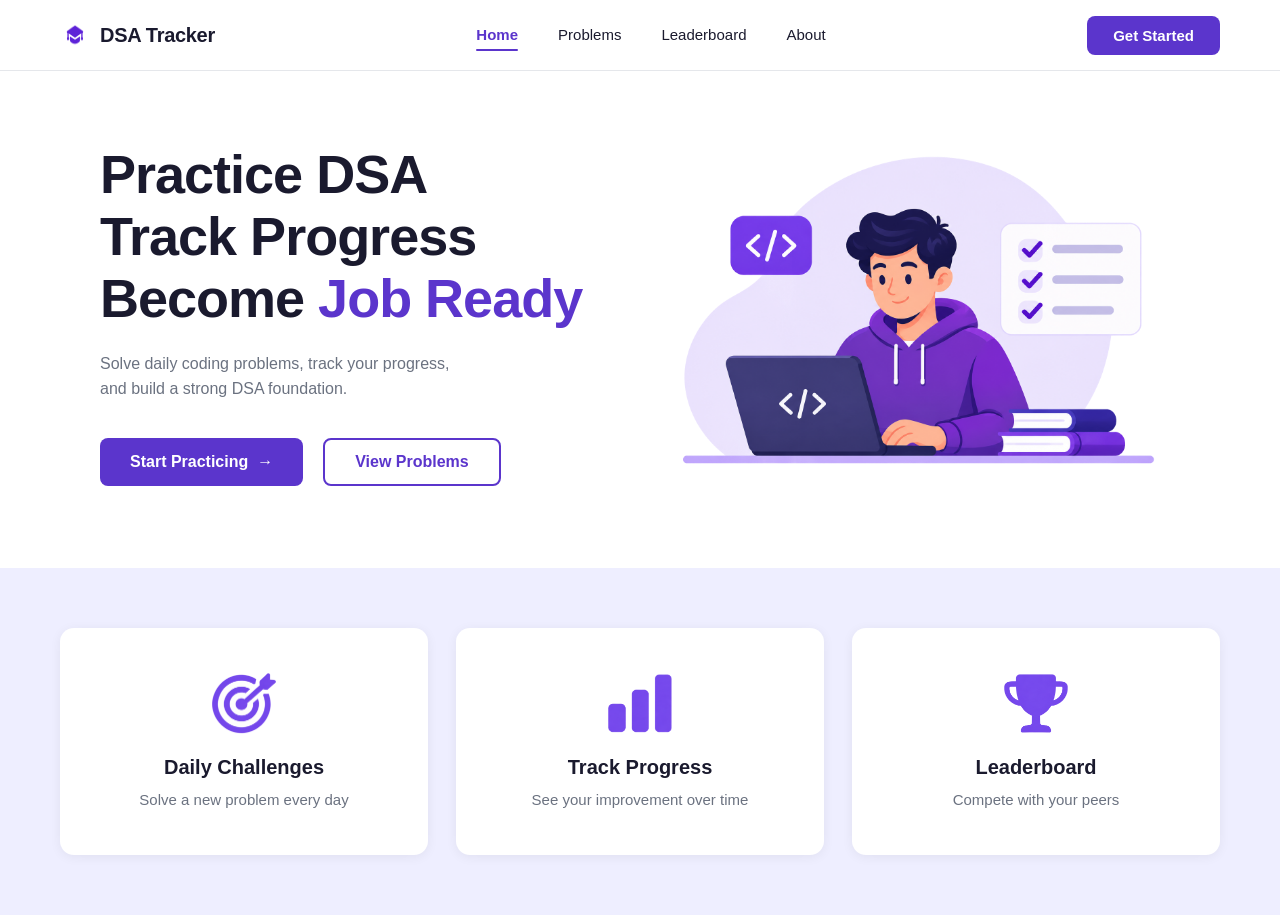
<file: Students Submission/2601049_Madhav_Dhobley/Task 1/index.html>
<!DOCTYPE html>
<html lang="en">
<head>
  <title>DSA Tracker</title>
  <link rel="stylesheet" href="style.css" />
</head>
<body>

  <nav class="navbar">
    <div class="nav-container">
      <div class="logo">
        <img src="Assets/04.png" alt="logo" class="logo-icon" />
        <span class="logo-text">DSA Tracker</span>
      </div>

      <ul class="nav-links">
        <li><a href="#" class="nav-link active">Home</a></li>
        <li><a href="#" class="nav-link">Problems</a></li>
        <li><a href="#" class="nav-link">Leaderboard</a></li>
        <li><a href="#" class="nav-link">About</a></li>
      </ul>

      <button class="btn-get-started">Get Started</button>
    </div>
  </nav>

  <section class="hero">
    <div class="hero-content">
      <h1 class="hero-heading">
        Practice DSA<br>
        Track Progress<br>
        Become <span class="highlight">Job Ready</span>
      </h1>
      <p class="hero-subtext">
        Solve daily coding problems, track your progress,<br>
        and build a strong DSA foundation.
      </p>
      <div class="hero-buttons">
        <button class="btn-primary">Start Practicing &nbsp;&#8594;</button>
        <button class="btn-outline">View Problems</button>
      </div>
    </div>
    <div class="hero-image">
      <img src="Assets/05.png" alt="Student coding illustration" />
    </div>
  </section>

  <section class="features">
    <div class="features-container">

      <div class="feature-card">
        <img src="Assets/03.png" alt="Daily Challenges" class="feature-icon" />
        <h3 class="feature-title">Daily Challenges</h3>
        <p class="feature-desc">Solve a new problem every day</p>
      </div>

      <div class="feature-card">
        <img src="Assets/02.png" alt="Track Progress" class="feature-icon" />
        <h3 class="feature-title">Track Progress</h3>
        <p class="feature-desc">See your improvement over time</p>
      </div>

      <div class="feature-card">
        <img src="Assets/01.png" alt="Leaderboard" class="feature-icon" />
        <h3 class="feature-title">Leaderboard</h3>
        <p class="feature-desc">Compete with your peers</p>
      </div>

    </div>
  </section>

</body>
</html>
</file>
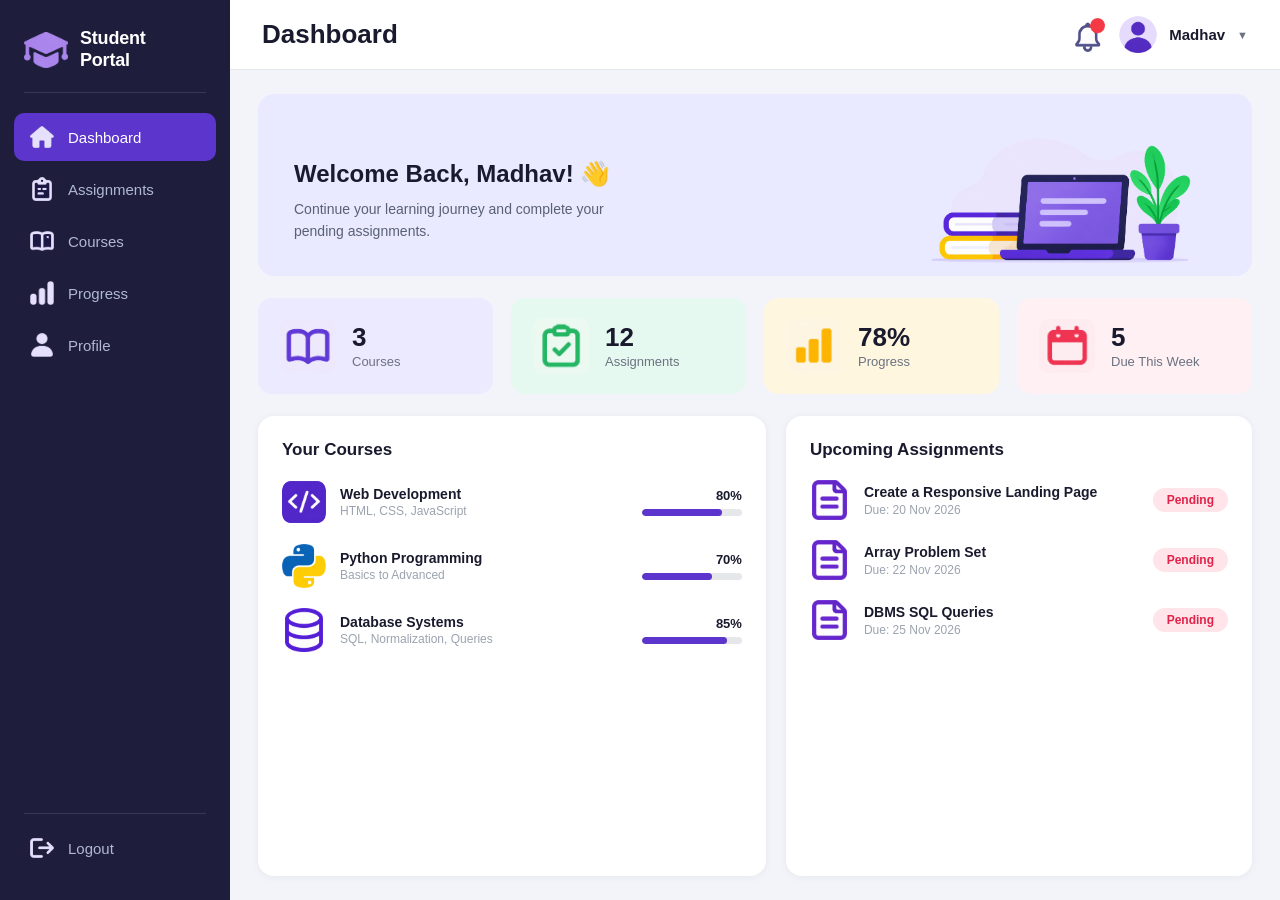
<file: Students Submission/2601049_Madhav_Dhobley/Task 2/index.html>
<!DOCTYPE html>
<html lang="en">
<head>
  <title>Student Portal</title>
  <link rel="stylesheet" href="style.css" />
</head>
<body>

  <div class="layout">


    <div class="sidebar">
      <div class="sidebar-logo">
        <img src="Assets/17.png" alt="logo" class="sidebar-logo-icon" />
        <span class="sidebar-logo-text">Student<br>Portal</span>
      </div>

      <hr class="sidebar-divider" />

      <nav class="sidebar-nav">
        <a href="#" class="nav-item active">
          <img src="Assets/13.png" alt="Dashboard" class="nav-icon" />
          <span>Dashboard</span>
        </a>
        <a href="#" class="nav-item">
          <img src="Assets/12.png" alt="Assignments" class="nav-icon" />
          <span>Assignments</span>
        </a>
        <a href="#" class="nav-item">
          <img src="Assets/11.png" alt="Courses" class="nav-icon" />
          <span>Courses</span>
        </a>
        <a href="#" class="nav-item">
          <img src="Assets/10.png" alt="Progress" class="nav-icon" />
          <span>Progress</span>
        </a>
        <a href="#" class="nav-item">
          <img src="Assets/09.png" alt="Profile" class="nav-icon" />
          <span>Profile</span>
        </a>
      </nav>

      <hr class="sidebar-divider sidebar-divider-bottom" />

      <a href="#" class="nav-item logout-item">
        <img src="Assets/08.png" alt="Logout" class="nav-icon" />
        <span>Logout</span>
      </a>
    </div>

    <div class="main">

      <header class="topbar">
        <h1 class="topbar-title">Dashboard</h1>
        <div class="topbar-right">
          <img src="Assets/16.png" alt="Notifications" class="topbar-bell" />
          <img src="Assets/15.png" alt="User" class="topbar-avatar" />
          <span class="topbar-username">Madhav</span>
          <span class="topbar-chevron">&#9660;</span>
        </div>
      </header>

      <div class="content">

        <div class="welcome-banner">
          <div class="welcome-text">
            <h2 class="welcome-heading">Welcome Back, Madhav! &#128075;</h2>
            <p class="welcome-sub">Continue your learning journey and complete your<br>pending assignments.</p>
          </div>
          <div class="welcome-illustration">
            <img src="Assets/18.png" alt="Illustration" />
          </div>
        </div>

        <div class="stats-row">
          <div class="stat-card stat-purple">
            <img src="Assets/04.png" alt="Courses" class="stat-icon" />
            <div class="stat-info">
              <span class="stat-number">3</span>
              <span class="stat-label">Courses</span>
            </div>
          </div>
          <div class="stat-card stat-green">
            <img src="Assets/03.png" alt="Assignments" class="stat-icon" />
            <div class="stat-info">
              <span class="stat-number">12</span>
              <span class="stat-label">Assignments</span>
            </div>
          </div>
          <div class="stat-card stat-yellow">
            <img src="Assets/02.png" alt="Progress" class="stat-icon" />
            <div class="stat-info">
              <span class="stat-number">78%</span>
              <span class="stat-label">Progress</span>
            </div>
          </div>
          <div class="stat-card stat-red">
            <img src="Assets/01.png" alt="Due" class="stat-icon" />
            <div class="stat-info">
              <span class="stat-number">5</span>
              <span class="stat-label">Due This Week</span>
            </div>
          </div>
        </div>

        <div class="bottom-row">

          <div class="panel courses-panel">
            <h3 class="panel-title">Your Courses</h3>
            <div class="course-item">
              <img src="Assets/07.png" alt="Web Dev" class="course-icon" />
              <div class="course-info">
                <span class="course-name">Web Development</span>
                <span class="course-sub">HTML, CSS, JavaScript</span>
              </div>
              <div class="course-progress">
                <span class="course-pct">80%</span>
                <div class="progress-bar-track">
                  <div class="progress-bar-fill" style="width: 80%"></div>
                </div>
              </div>
            </div>
            <div class="course-item">
              <img src="Assets/06.png" alt="Python" class="course-icon" />
              <div class="course-info">
                <span class="course-name">Python Programming</span>
                <span class="course-sub">Basics to Advanced</span>
              </div>
              <div class="course-progress">
                <span class="course-pct">70%</span>
                <div class="progress-bar-track">
                  <div class="progress-bar-fill" style="width: 70%"></div>
                </div>
              </div>
            </div>
            <div class="course-item">
              <img src="Assets/05.png" alt="Database" class="course-icon" />
              <div class="course-info">
                <span class="course-name">Database Systems</span>
                <span class="course-sub">SQL, Normalization, Queries</span>
              </div>
              <div class="course-progress">
                <span class="course-pct">85%</span>
                <div class="progress-bar-track">
                  <div class="progress-bar-fill" style="width: 85%"></div>
                </div>
              </div>
            </div>
          </div>

          <div class="panel assignments-panel">
            <h3 class="panel-title">Upcoming Assignments</h3>
            <div class="assignment-item">
              <img src="Assets/14.png" alt="Assignment" class="assignment-icon" />
              <div class="assignment-info">
                <span class="assignment-name">Create a Responsive Landing Page</span>
                <span class="assignment-due">Due: 20 Nov 2026</span>
              </div>
              <span class="badge-pending">Pending</span>
            </div>
            <div class="assignment-item">
              <img src="Assets/14.png" alt="Assignment" class="assignment-icon" />
              <div class="assignment-info">
                <span class="assignment-name">Array Problem Set</span>
                <span class="assignment-due">Due: 22 Nov 2026</span>
              </div>
              <span class="badge-pending">Pending</span>
            </div>
            <div class="assignment-item">
              <img src="Assets/14.png" alt="Assignment" class="assignment-icon" />
              <div class="assignment-info">
                <span class="assignment-name">DBMS SQL Queries</span>
                <span class="assignment-due">Due: 25 Nov 2026</span>
              </div>
              <span class="badge-pending">Pending</span>
            </div>
          </div>

        </div>

      </div>
    </div>
  </div>

</body>
</html>
</file>
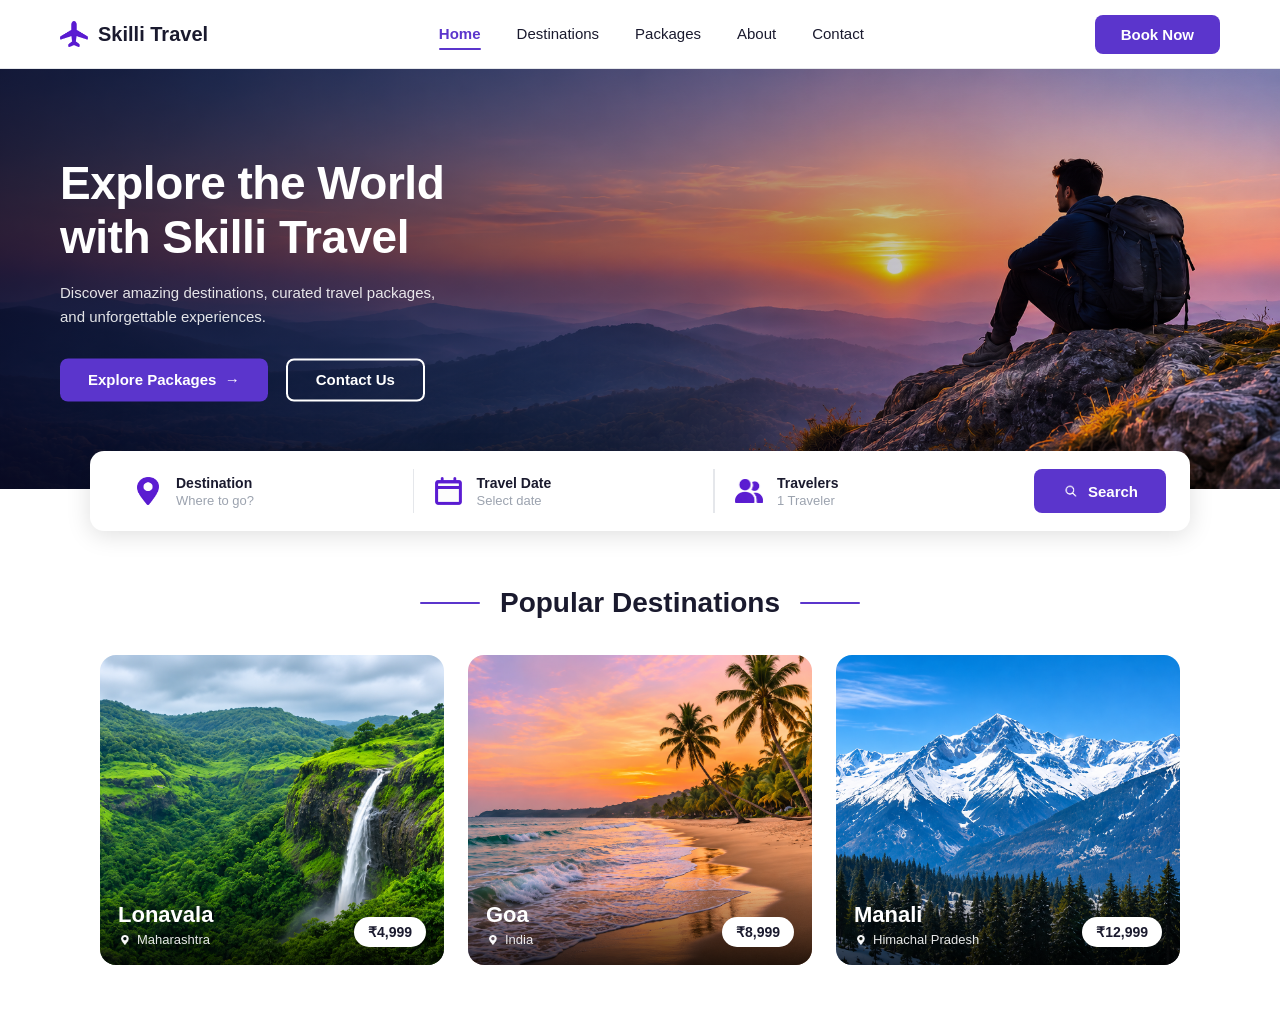
<file: Students Submission/2601049_Madhav_Dhobley/Task 3/index.html>
<!DOCTYPE html>
<html lang="en">
<head>
  <meta charset="UTF-8" />
  <meta name="viewport" content="width=device-width, initial-scale=1.0" />
  <title>Skilli Travel</title>
  <link rel="stylesheet" href="style.css" />
</head>
<body>

  <!-- navbar -->
  <div class="navbar">
    <div class="nav-inner">
      <div class="logo">
        <img src="Assets/04.png" alt="plane" class="logo-icon" />
        <span class="logo-text">Skilli Travel</span>
      </div>
      <ul class="nav-links">
        <li><a href="#" class="nav-link active">Home</a></li>
        <li><a href="#" class="nav-link">Destinations</a></li>
        <li><a href="#" class="nav-link">Packages</a></li>
        <li><a href="#" class="nav-link">About</a></li>
        <li><a href="#" class="nav-link">Contact</a></li>
      </ul>
      <button class="btn-book">Book Now</button>
    </div>
  </div>

  <!-- hero -->
  <div class="hero">
    <img src="Assets/07.png" alt="hero" class="hero-bg" />
    <div class="hero-overlay"></div>
    <div class="hero-content">
      <h1 class="hero-heading">Explore the World<br>with Skilli Travel</h1>
      <p class="hero-sub">Discover amazing destinations, curated travel packages,<br>and unforgettable experiences.</p>
      <div class="hero-buttons">
        <button class="btn-primary">Explore Packages &nbsp;&rarr;</button>
        <button class="btn-outline-white">Contact Us</button>
      </div>
    </div>
  </div>

  <!-- searchbar -->
  <div class="search-bar-wrap">
    <div class="search-bar">
      <div class="search-field">
        <img src="Assets/03.png" alt="pin" class="search-field-icon" />
        <div class="search-field-text">
          <span class="search-label">Destination</span>
          <span class="search-placeholder">Where to go?</span>
        </div>
      </div>
      <div class="search-divider"></div>
      <div class="search-field">
        <img src="Assets/02.png" alt="calendar" class="search-field-icon" />
        <div class="search-field-text">
          <span class="search-label">Travel Date</span>
          <span class="search-placeholder">Select date</span>
        </div>
      </div>
      <div class="search-divider"></div>
      <div class="search-field">
        <img src="Assets/01.png" alt="travelers" class="search-field-icon" />
        <div class="search-field-text">
          <span class="search-label">Travelers</span>
          <span class="search-placeholder">1 Traveler</span>
        </div>
      </div>
      <button class="btn-search">
        <img src="Assets/05.png" alt="search" class="search-btn-icon" />
        Search
      </button>
    </div>
  </div>

  <!--popul dest -->
  <div class="destinations">
    <h2 class="dest-heading">
      <span class="dest-line"></span>
      Popular Destinations
      <span class="dest-line"></span>
    </h2>
    <div class="dest-cards">

      <div class="dest-card">
        <img src="Assets/08.png" alt="Lonavala" class="dest-img" />
        <div class="dest-overlay">
          <div class="dest-info">
            <span class="dest-name">Lonavala</span>
            <span class="dest-loc">
              <img src="Assets/06.png" alt="pin" class="dest-pin" />
              Maharashtra
            </span>
          </div>
          <span class="dest-price">&#8377;4,999</span>
        </div>
      </div>

      <div class="dest-card">
        <img src="Assets/10.png" alt="Goa" class="dest-img" />
        <div class="dest-overlay">
          <div class="dest-info">
            <span class="dest-name">Goa</span>
            <span class="dest-loc">
              <img src="Assets/06.png" alt="pin" class="dest-pin" />
              India
            </span>
          </div>
          <span class="dest-price">&#8377;8,999</span>
        </div>
      </div>

      <div class="dest-card">
        <img src="Assets/09.png" alt="Manali" class="dest-img" />
        <div class="dest-overlay">
          <div class="dest-info">
            <span class="dest-name">Manali</span>
            <span class="dest-loc">
              <img src="Assets/06.png" alt="pin" class="dest-pin" />
              Himachal Pradesh
            </span>
          </div>
          <span class="dest-price">&#8377;12,999</span>
        </div>
      </div>

    </div>
  </div>

</body>
</html>
</file>
<file: Students Submission/2601049_Madhav_Dhobley/Task 1/style.css>
* {
  margin: 0;
  padding: 0;
  box-sizing: border-box;
}

body {
  font-family: 'Segoe UI', Arial, sans-serif;
  background-color: #ffffff;
  color: #1a1a2e;
}
.navbar {
  width: 100%;
  background-color: #ffffff;
  border-bottom: 1.5px solid #e5e7eb;
  padding: 0 60px;
}

.nav-container {
  display: flex;
  align-items: center;
  justify-content: space-between;
  max-width: 1200px;
  margin: 0 auto;
  height: 70px;
}

.logo {
  display: flex;
  align-items: center;
  gap: 10px;
  text-decoration: none;
}

.logo-icon {
  width: 30px;
  height: 30px;
  flex-shrink: 0;
  mix-blend-mode: multiply;
}

.logo-text {
  font-size: 20px;
  font-weight: 800;
  color: #1a1a2e;
  letter-spacing: -0.3px;
}

.nav-links {
  display: flex;
  align-items: center;
  gap: 40px;
  list-style: none;
  margin: 0;
  padding: 0;
}

.nav-link {
  text-decoration: none;
  font-size: 15px;
  font-weight: 500;
  color: #1a1a2e;
  padding-bottom: 4px;
  position: relative;
}

.nav-link.active {
  color: #5B35CC;
  font-weight: 600;
}

.nav-link.active::after {
  content: '';
  position: absolute;
  bottom: -4px;
  left: 0;
  width: 100%;
  height: 2.5px;
  background-color: #5B35CC;
  border-radius: 2px;
}

.btn-get-started {
  background-color: #5B35CC;
  color: #ffffff;
  border: none;
  padding: 11px 26px;
  border-radius: 8px;
  font-size: 15px;
  font-weight: 600;
  cursor: pointer;
}

.hero {
  display: flex;
  align-items: center;
  justify-content: space-between;
  max-width: 1200px;
  margin: 0 auto;
  padding: 70px 60px 80px 60px;
  gap: 40px;
}

.hero-content {
  flex: 1;
  max-width: 530px;
}

.hero-heading {
  font-size: 54px;
  font-weight: 800;
  line-height: 1.15;
  color: #1a1a2e;
  margin-bottom: 22px;
  letter-spacing: -1px;
}

.highlight {
  color: #5B35CC;
}

.hero-subtext {
  font-size: 16px;
  color: #6b7280;
  line-height: 1.6;
  margin-bottom: 36px;
}

.hero-buttons {
  display: flex;
  align-items: center;
  gap: 20px;
}

.btn-primary {
  background-color: #5B35CC;
  color: #ffffff;
  border: none;
  padding: 15px 30px;
  border-radius: 8px;
  font-size: 16px;
  font-weight: 600;
  cursor: pointer;
}

.btn-outline {
  background-color: transparent;
  color: #5B35CC;
  border: 2px solid #5B35CC;
  padding: 13px 30px;
  border-radius: 8px;
  font-size: 16px;
  font-weight: 600;
  cursor: pointer;
}

.hero-image {
  flex: 1;
  display: flex;
  justify-content: center;
  align-items: center;
}

.hero-image img {
  width: 100%;
  max-width: 540px;
  height: auto;
  display: block;
}

.features {
  background-color: #eeeeff;
  padding: 60px 60px;
}

.features-container {
  display: flex;
  align-items: stretch;
  justify-content: center;
  gap: 28px;
  max-width: 1200px;
  margin: 0 auto;
}

.feature-card {
  background-color: #ffffff;
  border-radius: 14px;
  padding: 44px 36px;
  flex: 1;
  display: flex;
  flex-direction: column;
  align-items: center;
  text-align: center;
  box-shadow: 0 2px 12px rgba(0, 0, 0, 0.06);
}

.feature-icon {
  width: 64px;
  height: 64px;
  object-fit: contain;
  margin-bottom: 20px;
}

.feature-title {
  font-size: 20px;
  font-weight: 800;
  color: #1a1a2e;
  margin-bottom: 10px;
}

.feature-desc {
  font-size: 15px;
  color: #6b7280;
  line-height: 1.5;
}
</file>
<file: Students Submission/2601049_Madhav_Dhobley/Task 2/style.css>
* {
  margin: 0;
  padding: 0;
  box-sizing: border-box;
}

body {
  font-family: 'Segoe UI', Arial, sans-serif;
  background-color: #F3F4FA;
  color: #1a1a2e;
  height: 100vh;
  overflow: hidden;
}

/*  layout  */
.layout {
  display: flex;
  height: 100vh;
  width: 100vw;
}

/*  sidebar  */
.sidebar {
  width: 230px;
  min-width: 230px;
  background-color: #1E1D3B;
  display: flex;
  flex-direction: column;
  padding: 28px 0 20px 0;
  height: 100vh;
  overflow: hidden;
}

.sidebar-logo {
  display: flex;
  align-items: center;
  gap: 12px;
  padding: 0 24px 20px 24px;
}

.sidebar-logo-icon {
  width: 44px;
  height: 44px;
  object-fit: contain;
  flex-shrink: 0;
}

.sidebar-logo-text {
  color: #ffffff;
  font-size: 18px;
  font-weight: 800;
  line-height: 1.2;
  letter-spacing: -0.2px;
}

.sidebar-divider {
  border: none;
  border-top: 1px solid rgba(255, 255, 255, 0.12);
  margin: 0 24px 20px 24px;
}

.sidebar-divider-bottom {
  margin-top: auto;
  margin-bottom: 10px;
}

.sidebar-nav {
  display: flex;
  flex-direction: column;
  gap: 4px;
  padding: 0 14px;
  flex: 1;
}

.nav-item {
  display: flex;
  align-items: center;
  gap: 14px;
  padding: 12px 16px;
  border-radius: 10px;
  text-decoration: none;
  color: #b0b8d4;
  font-size: 15px;
  font-weight: 500;
  transition: background 0.15s;
}

.nav-item.active {
  background-color: #5B35CC;
  color: #ffffff;
}

.nav-icon {
  width: 24px;
  height: 24px;
  object-fit: contain;
  flex-shrink: 0;
}

.logout-item {
  margin: 0 14px 8px 14px;
  color: #b0b8d4;
  font-size: 15px;
  font-weight: 500;
}

/*  main area  */
.main {
  flex: 1;
  display: flex;
  flex-direction: column;
  overflow: hidden;
}

/*  topbar*/
.topbar {
  background-color: #ffffff;
  display: flex;
  align-items: center;
  justify-content: space-between;
  padding: 0 32px;
  height: 70px;
  border-bottom: 1px solid #e5e7eb;
  flex-shrink: 0;
}

.topbar-title {
  font-size: 26px;
  font-weight: 800;
  color: #1a1a2e;
}

.topbar-right {
  display: flex;
  align-items: center;
  gap: 12px;
}

.topbar-bell {
  width: 34px;
  height: 34px;
  object-fit: contain;
}

.topbar-avatar {
  width: 38px;
  height: 38px;
  object-fit: contain;
  border-radius: 50%;
}

.topbar-username {
  font-size: 15px;
  font-weight: 600;
  color: #1a1a2e;
}

.topbar-chevron {
  font-size: 11px;
  color: #6b7280;
}

/*  content  */
.content {
  flex: 1;
  overflow-y: auto;
  padding: 24px 28px;
  display: flex;
  flex-direction: column;
  gap: 22px;
}

/*  wlc banner  */
.welcome-banner {
  background-color: #E9EAFF;
  border-radius: 16px;
  display: flex;
  align-items: center;
  justify-content: space-between;
  padding: 32px 36px 0 36px;
  overflow: hidden;
  min-height: 170px;
}

.welcome-text {
  flex: 1;
}

.welcome-heading {
  font-size: 24px;
  font-weight: 800;
  color: #1a1a2e;
  margin-bottom: 10px;
}

.welcome-sub {
  font-size: 14px;
  color: #5a6075;
  line-height: 1.6;
}

.welcome-illustration {
  width: 300px;
  flex-shrink: 0;
  display: flex;
  align-items: flex-end;
  justify-content: flex-end;
}

.welcome-illustration img {
  width: 100%;
  max-width: 300px;
  display: block;
  object-fit: contain;
}

/*  statcardS  */
.stats-row {
  display: flex;
  gap: 18px;
}

.stat-card {
  flex: 1;
  display: flex;
  align-items: center;
  gap: 16px;
  padding: 20px 22px;
  border-radius: 14px;
}

.stat-purple { background-color: #ECEAFF; }
.stat-green  { background-color: #E6F9F0; }
.stat-yellow { background-color: #FFF6E0; }
.stat-red    { background-color: #FFF0F3; }

.stat-icon {
  width: 56px;
  height: 56px;
  object-fit: contain;
  flex-shrink: 0;
}

.stat-info {
  display: flex;
  flex-direction: column;
}

.stat-number {
  font-size: 26px;
  font-weight: 800;
  color: #1a1a2e;
  line-height: 1.1;
}

.stat-label {
  font-size: 13px;
  color: #6b7280;
  margin-top: 2px;
}

/*  bottom row */
.bottom-row {
  display: flex;
  gap: 20px;
  flex: 1;
}

.panel {
  background-color: #ffffff;
  border-radius: 16px;
  padding: 24px 24px;
  box-shadow: 0 1px 8px rgba(0,0,0,0.05);
}

.courses-panel {
  flex: 1.1;
}

.assignments-panel {
  flex: 1;
}

.panel-title {
  font-size: 17px;
  font-weight: 800;
  color: #1a1a2e;
  margin-bottom: 20px;
}

/*  courses  */
.course-item {
  display: flex;
  align-items: center;
  gap: 14px;
  margin-bottom: 20px;
}

.course-item:last-child {
  margin-bottom: 0;
}

.course-icon {
  width: 44px;
  height: 44px;
  object-fit: contain;
  flex-shrink: 0;
  border-radius: 10px;
}

.course-info {
  display: flex;
  flex-direction: column;
  flex: 1;
}

.course-name {
  font-size: 14px;
  font-weight: 700;
  color: #1a1a2e;
}

.course-sub {
  font-size: 12px;
  color: #9ca3af;
  margin-top: 2px;
}

.course-progress {
  display: flex;
  flex-direction: column;
  align-items: flex-end;
  gap: 6px;
  min-width: 100px;
}

.course-pct {
  font-size: 13px;
  font-weight: 700;
  color: #1a1a2e;
}

.progress-bar-track {
  width: 100px;
  height: 7px;
  background-color: #E5E7EB;
  border-radius: 6px;
  overflow: hidden;
}

.progress-bar-fill {
  height: 100%;
  background-color: #5B35CC;
  border-radius: 6px;
}

/*  assi  */
.assignment-item {
  display: flex;
  align-items: center;
  gap: 14px;
  margin-bottom: 20px;
}

.assignment-item:last-child {
  margin-bottom: 0;
}

.assignment-icon {
  width: 40px;
  height: 40px;
  object-fit: contain;
  flex-shrink: 0;
}

.assignment-info {
  display: flex;
  flex-direction: column;
  flex: 1;
}

.assignment-name {
  font-size: 14px;
  font-weight: 700;
  color: #1a1a2e;
}

.assignment-due {
  font-size: 12px;
  color: #9ca3af;
  margin-top: 3px;
}

.badge-pending {
  background-color: #FFE4E9;
  color: #E0244A;
  font-size: 12px;
  font-weight: 600;
  padding: 5px 14px;
  border-radius: 20px;
  white-space: nowrap;
  flex-shrink: 0;
}
</file>
<file: Students Submission/2601049_Madhav_Dhobley/Task 3/style.css>
* {
  margin: 0;
  padding: 0;
  box-sizing: border-box;
}

body {
  font-family: 'Segoe UI', Arial, sans-serif;
  background-color: #ffffff;
  color: #1a1a2e;
}

/* navbar */
.navbar {
  background-color: #ffffff;
  border-bottom: 1.5px solid #e5e7eb;
  padding: 0 60px;
}

.nav-inner {
  display: flex;
  align-items: center;
  justify-content: space-between;
  max-width: 1200px;
  margin: 0 auto;
  height: 68px;
}

.logo {
  display: flex;
  align-items: center;
  gap: 10px;
}

.logo-icon {
  width: 28px;
  height: 28px;
  object-fit: contain;
}

.logo-text {
  font-size: 20px;
  font-weight: 800;
  color: #1a1a2e;
}

.nav-links {
  display: flex;
  align-items: center;
  gap: 36px;
  list-style: none;
}

.nav-link {
  text-decoration: none;
  font-size: 15px;
  font-weight: 500;
  color: #1a1a2e;
  position: relative;
  padding-bottom: 4px;
}

.nav-link.active {
  color: #5B35CC;
  font-weight: 600;
}

.nav-link.active::after {
  content: '';
  position: absolute;
  bottom: -4px;
  left: 0;
  width: 100%;
  height: 2.5px;
  background-color: #5B35CC;
  border-radius: 2px;
}

.btn-book {
  background-color: #5B35CC;
  color: #ffffff;
  border: none;
  padding: 11px 26px;
  border-radius: 8px;
  font-size: 15px;
  font-weight: 600;
  cursor: pointer;
}

/* hero */
.hero {
  position: relative;
  width: 100%;
  height: 420px;
  overflow: hidden;
}

.hero-bg {
  width: 100%;
  height: 100%;
  object-fit: cover;
  object-position: center;
  display: block;
}

.hero-overlay {
  position: absolute;
  inset: 0;
  background: linear-gradient(to right, rgba(10,5,30,0.72) 0%, rgba(10,5,30,0.3) 60%, rgba(0,0,0,0.05) 100%);
}

.hero-content {
  position: absolute;
  top: 50%;
  left: 60px;
  transform: translateY(-50%);
  max-width: 540px;
}

.hero-heading {
  font-size: 46px;
  font-weight: 800;
  color: #ffffff;
  line-height: 1.18;
  margin-bottom: 16px;
  letter-spacing: -0.5px;
}

.hero-sub {
  font-size: 15px;
  color: rgba(255,255,255,0.88);
  line-height: 1.65;
  margin-bottom: 28px;
}

.hero-buttons {
  display: flex;
  gap: 18px;
}

.btn-primary {
  background-color: #5B35CC;
  color: #ffffff;
  border: none;
  padding: 13px 28px;
  border-radius: 8px;
  font-size: 15px;
  font-weight: 600;
  cursor: pointer;
}

.btn-outline-white {
  background-color: transparent;
  color: #ffffff;
  border: 2px solid #ffffff;
  padding: 11px 28px;
  border-radius: 8px;
  font-size: 15px;
  font-weight: 600;
  cursor: pointer;
}

/*search bar */
.search-bar-wrap {
  display: flex;
  justify-content: center;
  padding: 0 60px;
  margin-top: -38px;
  position: relative;
  z-index: 10;
}

.search-bar {
  background-color: #ffffff;
  border-radius: 14px;
  box-shadow: 0 4px 24px rgba(0,0,0,0.13);
  display: flex;
  align-items: center;
  padding: 18px 24px;
  gap: 0;
  width: 100%;
  max-width: 1100px;
}

.search-field {
  display: flex;
  align-items: center;
  gap: 14px;
  flex: 1;
  padding: 0 20px;
}

.search-field-icon {
  width: 28px;
  height: 28px;
  object-fit: contain;
  flex-shrink: 0;
}

.search-field-text {
  display: flex;
  flex-direction: column;
}

.search-label {
  font-size: 14px;
  font-weight: 700;
  color: #1a1a2e;
}

.search-placeholder {
  font-size: 13px;
  color: #9ca3af;
  margin-top: 2px;
}

.search-divider {
  width: 1.5px;
  height: 44px;
  background-color: #e5e7eb;
  flex-shrink: 0;
}

.btn-search {
  display: flex;
  align-items: center;
  gap: 8px;
  background-color: #5B35CC;
  color: #ffffff;
  border: none;
  padding: 13px 28px;
  border-radius: 8px;
  font-size: 15px;
  font-weight: 600;
  cursor: pointer;
  margin-left: 20px;
  flex-shrink: 0;
}

.search-btn-icon {
  width: 18px;
  height: 18px;
  object-fit: contain;
  filter: brightness(0) invert(1);
}

/* destination   */
.destinations {
  padding: 56px 60px 60px 60px;
  max-width: 1200px;
  margin: 0 auto;
}

.dest-heading {
  display: flex;
  align-items: center;
  justify-content: center;
  gap: 20px;
  font-size: 28px;
  font-weight: 800;
  color: #1a1a2e;
  margin-bottom: 36px;
}

.dest-line {
  display: block;
  width: 60px;
  height: 2.5px;
  background-color: #5B35CC;
  border-radius: 2px;
}

.dest-cards {
  display: flex;
  gap: 24px;
}

.dest-card {
  flex: 1;
  border-radius: 16px;
  overflow: hidden;
  position: relative;
  height: 310px;
}

.dest-img {
  width: 100%;
  height: 100%;
  object-fit: cover;
  display: block;
}

.dest-overlay {
  position: absolute;
  bottom: 0;
  left: 0;
  right: 0;
  background: linear-gradient(to top, rgba(0,0,0,0.72) 0%, transparent 100%);
  padding: 20px 18px 18px 18px;
  display: flex;
  align-items: flex-end;
  justify-content: space-between;
}

.dest-info {
  display: flex;
  flex-direction: column;
  gap: 4px;
}

.dest-name {
  font-size: 22px;
  font-weight: 800;
  color: #ffffff;
}

.dest-loc {
  display: flex;
  align-items: center;
  gap: 5px;
  font-size: 13px;
  color: rgba(255,255,255,0.9);
  font-weight: 500;
}

.dest-pin {
  width: 14px;
  height: 14px;
  object-fit: contain;
}

.dest-price {
  background-color: #ffffff;
  color: #1a1a2e;
  font-size: 14px;
  font-weight: 700;
  padding: 7px 14px;
  border-radius: 20px;
  white-space: nowrap;
  flex-shrink: 0;
}
</file>
